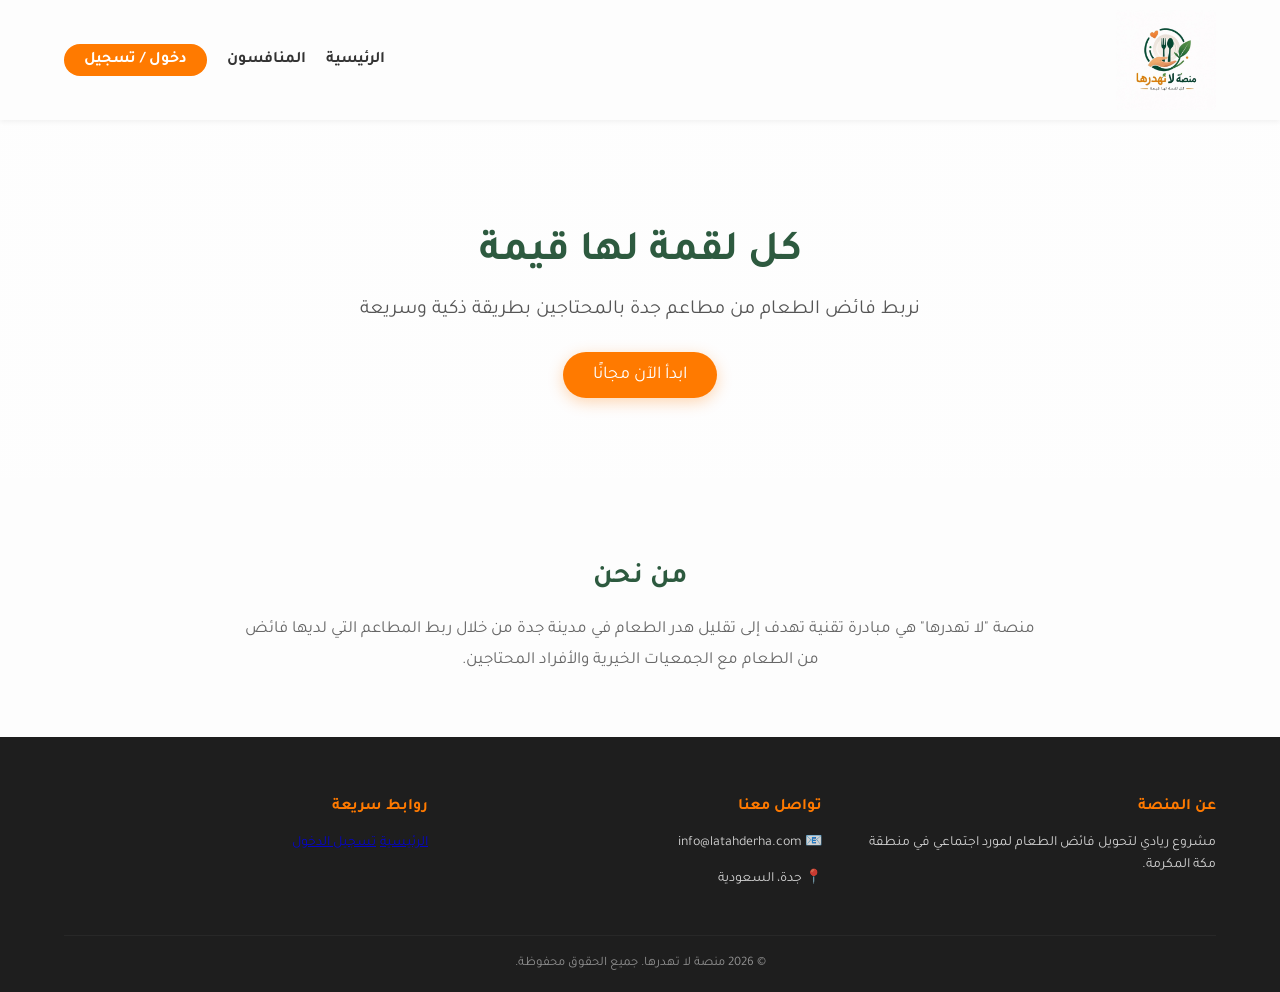
<file: index.html>
<!DOCTYPE html>
<html lang="ar" dir="rtl">
<head>
    <meta charset="UTF-8">
    <meta name="viewport" content="width=device-width, initial-scale=1.0">
    <title>منصة لا تهدرها | الرئيسية</title>

    <link href="https://fonts.googleapis.com/css2?family=Tajawal:wght@400;700&display=swap" rel="stylesheet">

    <style>
        :root {
            --green: #2d5a3f;
            --orange: #ff7a00;
            --logo-bg: #fdfdfd;
        }
        body {
            margin: 0;
            font-family: 'Tajawal', sans-serif;
            background: var(--logo-bg);
            color: #333;
            overflow-x: hidden; /* لمنع التمرير الأفقي في الجوال */
        }
        .container {
            width: 90%;
            max-width: 1200px;
            margin: auto;
        }

        /* Navbar */
        nav {
            background: var(--logo-bg);
            box-shadow: 0 2px 5px rgba(0,0,0,0.05);
            padding: 10px 0;
            position: sticky;
            top: 0;
            z-index: 1000;
        }
        .navbar {
            display: flex;
            justify-content: space-between;
            align-items: center;
        }
        .logo { width: 100px; transition: 0.3s; }
        
        nav ul {
            list-style: none;
            display: flex;
            gap: 20px;
            margin: 0;
            padding: 0;
            align-items: center;
        }
        nav a {
            text-decoration: none;
            color: #333;
            font-weight: bold;
            font-size: 16px;
            transition: 0.3s;
        }
        nav a:hover { color: var(--orange); }
        .btn-login {
            background: var(--orange);
            color: #fff !important;
            padding: 8px 20px;
            border-radius: 20px;
            white-space: nowrap; /* لمنع انقسام النص في الشاشات الصغيرة */
        }

        /* Hero Section */
        .hero {
            text-align: center;
            padding: 80px 15px;
            background: linear-gradient(rgba(253,253,253,0.85), rgba(253,253,253,0.85)),
                        url('https://images.unsplash.com/photo-1504674900247-0877df9cc836?q=80&w=1470&auto=format&fit=crop');
            background-size: cover;
            background-position: center;
        }
        .hero h1 { 
            font-size: clamp(28px, 5vw, 42px); /* حجم خط مرن يتغير مع حجم الشاشة */
            color: var(--green); 
            margin-bottom: 15px; 
        }
        .hero p { 
            font-size: clamp(16px, 3vw, 20px); 
            color: #555; 
            margin-bottom: 30px; 
            max-width: 700px;
            margin-inline: auto;
        }

        .btn-primary-orange {
            background: var(--orange);
            color: white;
            padding: 12px 30px;
            border-radius: 30px;
            font-size: 18px;
            text-decoration: none;
            display: inline-block;
            transition: 0.3s;
            box-shadow: 0 4px 15px rgba(255, 122, 0, 0.3);
        }

        /* About Section */
        .about {
            padding: 60px 0;
            text-align: center;
        }
        .about h2 {
            font-size: 28px;
            color: var(--green);
            margin-bottom: 20px;
        }
        .about p {
            max-width: 800px;
            margin: auto;
            color: #666;
            line-height: 1.8;
            font-size: 17px;
            padding: 0 15px;
        }

        /* Footer */
        footer {
            background: #1e1e1e;
            color: white;
            padding: 40px 0 20px;
        }
        .footer-content {
            display: grid;
            grid-template-columns: repeat(auto-fit, minmax(250px, 1fr));
            gap: 30px;
            margin-bottom: 30px;
            text-align: right;
        }
        .footer-box h4 { color: var(--orange); margin-bottom: 15px; }
        .footer-box p, .footer-box a { font-size: 14px; opacity: 0.8; line-height: 1.6; }
        
        /* --- تعديلات التجاوب (Media Queries) --- */

        @media (max-width: 768px) {
            .navbar {
                flex-direction: column; /* ترتيب العناصر عمودياً في الجوال */
                gap: 15px;
            }
            nav ul {
                gap: 15px;
                padding-bottom: 10px;
            }
            nav a {
                font-size: 14px;
            }
            .logo { width: 90px; }
            .hero { padding: 60px 0; }
        }

        @media (max-width: 480px) {
            nav ul {
                flex-wrap: wrap; /* السماح للقائمة بالنزول لسطر جديد إذا ضاقت الشاشة */
                justify-content: center;
            }
            .footer-content {
                text-align: center; /* توسيط نصوص الفوتر في الشاشات الصغيرة جداً */
            }
        }
    </style>
</head>

<body>

    <nav>
        <div class="container navbar">
            <img src="لاتهدرها .jpg.jpeg" class="logo" alt="شعار لا تهدرها">
            <ul>
                <li><a href="index.html">الرئيسية</a></li>
                <li><a href="competitors.html">المنافسون</a></li>
                <li><a href="login.html" class="btn-login">دخول / تسجيل</a></li>
            </ul>
        </div>
    </nav>

    <header class="hero">
        <div class="container">
            <h1>كل لقمة لها قيمة</h1>
            <p>نربط فائض الطعام من مطاعم جدة بالمحتاجين بطريقة ذكية وسريعة</p>
            <a href="login.html" class="btn-primary-orange">ابدأ الآن مجانًا</a>
        </div>
    </header>

    <section class="about">
        <div class="container">
            <h2>من نحن</h2>
            <p>
                منصة "لا تهدرها" هي مبادرة تقنية تهدف إلى تقليل هدر الطعام في مدينة جدة
                من خلال ربط المطاعم التي لديها فائض من الطعام مع الجمعيات الخيرية والأفراد المحتاجين.
            </p>
        </div>
    </section>

    <footer>
        <div class="container">
            <div class="footer-content">
                <div class="footer-box">
                    <h4>عن المنصة</h4>
                    <p>مشروع ريادي لتحويل فائض الطعام لمورد اجتماعي في منطقة مكة المكرمة.</p>
                </div>
                <div class="footer-box">
                    <h4>تواصل معنا</h4>
                    <p>📧 info@latahderha.com</p>
                    <p>📍 جدة، السعودية</p>
                </div>
                <div class="footer-box">
                    <h4>روابط سريعة</h4>
                    <a href="index.html">الرئيسية</a>
                    <a href="login.html">تسجيل الدخول</a>
                </div>
            </div>
            <div class="copyright" style="text-align: center; border-top: 1px solid #333; padding-top: 20px; font-size: 13px; opacity: 0.5;">
                &copy; 2026 منصة لا تهدرها. جميع الحقوق محفوظة.
            </div>
        </div>
    </footer>

</body>
</html>
</file>
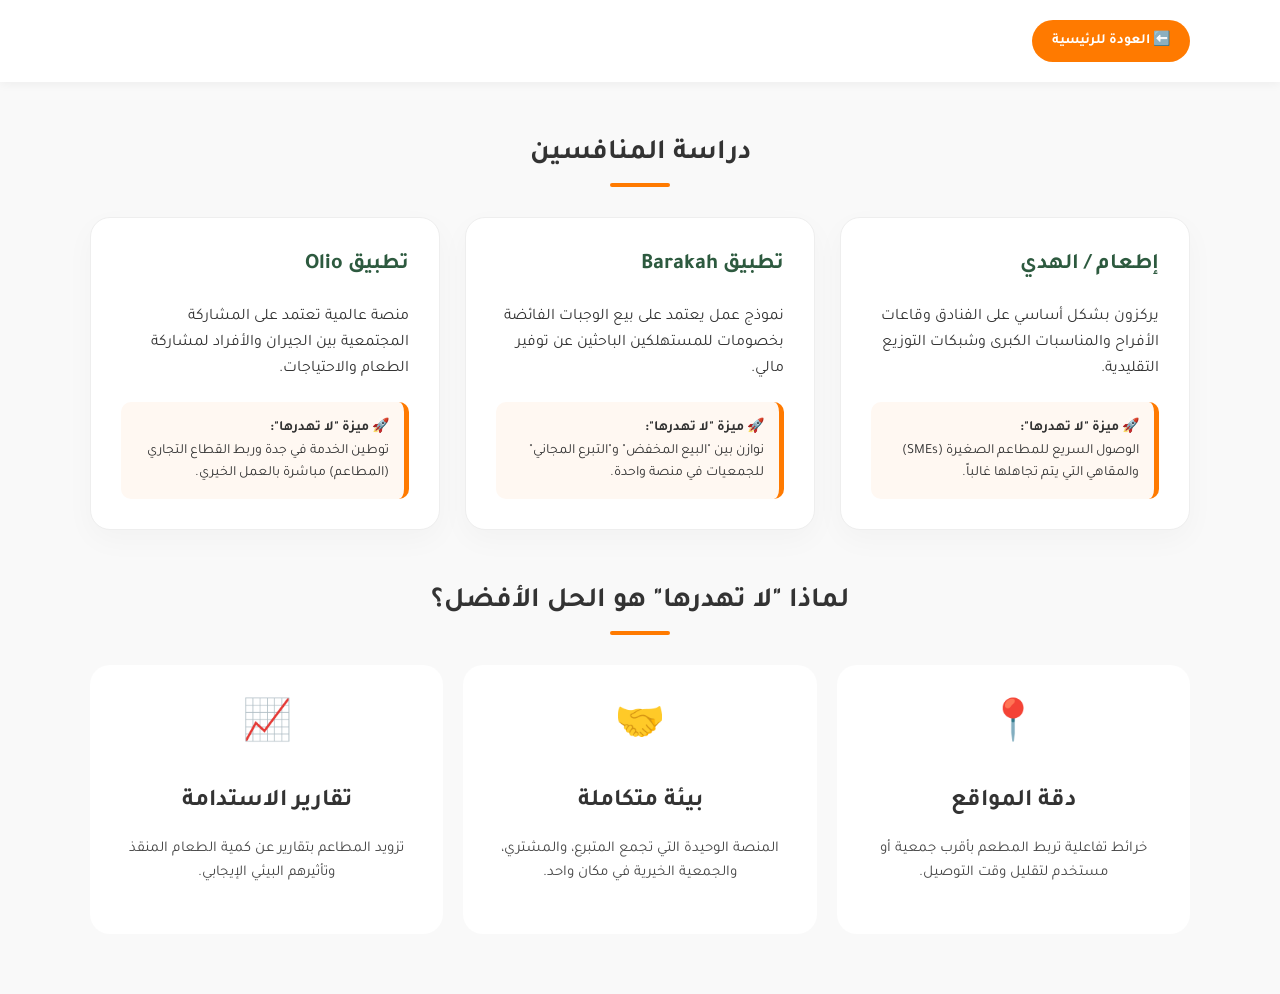
<file: competitors.html>
<!DOCTYPE html>
<html lang="ar" dir="rtl">
<head>
    <meta charset="UTF-8">
    <meta name="viewport" content="width=device-width, initial-scale=1.0">
    <title>المنافسون والميزات | لا تهدرها</title>

    <link href="https://fonts.googleapis.com/css2?family=Tajawal:wght@400;700&display=swap" rel="stylesheet">

    <style>
        :root {
            --orange: #ff7a00;
            --green: #2d5a3f;
            --light-bg: #f9f9f9;
        }

        body {
            margin: 0;
            font-family: 'Tajawal', sans-serif;
            background: var(--light-bg);
            color: #333;
            line-height: 1.6;
        }

        .container {
            width: 90%;
            max-width: 1100px;
            margin: auto;
        }

        .top-bar {
            padding: 20px;
            background: white;
            box-shadow: 0 2px 10px rgba(0,0,0,0.05);
            margin-bottom: 30px;
        }

        .btn-back {
            text-decoration: none;
            background: var(--orange);
            color: white;
            padding: 10px 20px;
            border-radius: 50px;
            font-weight: bold;
            font-size: 14px;
            transition: 0.3s;
            display: inline-block;
        }

        .btn-back:hover { transform: translateX(-5px); background: #e66e00; }

        .section-title {
            text-align: center;
            margin: 50px 0 30px;
            font-size: 28px;
            position: relative;
            padding-bottom: 10px;
        }

        .section-title::after {
            content: '';
            width: 60px;
            height: 4px;
            background: var(--orange);
            position: absolute;
            bottom: 0;
            left: 50%;
            transform: translateX(-50%);
            border-radius: 2px;
        }

        /* شبكة المنافسين */
        .competitors-grid {
            display: grid;
            grid-template-columns: repeat(auto-fit, minmax(300px, 1fr));
            gap: 25px;
        }

        .comp-card {
            background: white;
            padding: 30px;
            border-radius: 20px;
            box-shadow: 0 10px 30px rgba(0,0,0,0.03);
            transition: 0.3s;
            border: 1px solid #eee;
        }

        .comp-card:hover {
            transform: translateY(-10px);
            border-color: var(--orange);
        }

        .comp-card h3 {
            margin-top: 0;
            color: var(--green);
            font-size: 22px;
        }

        .our-edge {
            margin-top: 20px;
            padding: 15px;
            background: #fff8f2;
            border-right: 5px solid var(--orange);
            border-radius: 10px;
            font-size: 14px;
        }

        /* شبكة المميزات */
        .features-grid {
            display: grid;
            grid-template-columns: repeat(auto-fit, minmax(280px, 1fr));
            gap: 20px;
            margin-bottom: 60px;
        }

        .feature-box {
            background: white;
            padding: 30px;
            border-radius: 20px;
            text-align: center;
            transition: 0.3s;
            border-bottom: 4px solid transparent;
        }

        .feature-box:hover {
            background: var(--green);
            color: white;
            border-bottom-color: var(--orange);
        }

        .feature-box h3 { font-size: 24px; margin-bottom: 15px; }
        .feature-box p { font-size: 15px; opacity: 0.9; }

        /* --- الجوال --- */
        @media (max-width: 600px) {
            .section-title { font-size: 22px; }
            .container { width: 95%; }
            .comp-card { padding: 20px; }
        }
    </style>
</head>

<body>

    <div class="top-bar">
        <div class="container">
            <a href="index.html" class="btn-back">⬅️ العودة للرئيسية</a>
        </div>
    </div>

    <div class="container">

        <h2 class="section-title">دراسة المنافسين</h2>

        <div class="competitors-grid">

            <div class="comp-card">
                <h3>إطعام / الهدي</h3>
                <p>يركزون بشكل أساسي على الفنادق وقاعات الأفراح والمناسبات الكبرى وشبكات التوزيع التقليدية.</p>
                <div class="our-edge">
                    <strong>🚀 ميزة "لا تهدرها":</strong><br>
                    الوصول السريع للمطاعم الصغيرة (SMEs) والمقاهي التي يتم تجاهلها غالباً.
                </div>
            </div>

            <div class="comp-card">
                <h3>تطبيق Barakah</h3>
                <p>نموذج عمل يعتمد على بيع الوجبات الفائضة بخصومات للمستهلكين الباحثين عن توفير مالي.</p>
                <div class="our-edge">
                    <strong>🚀 ميزة "لا تهدرها":</strong><br>
                    نوازن بين "البيع المخفض" و"التبرع المجاني" للجمعيات في منصة واحدة.
                </div>
            </div>

            <div class="comp-card">
                <h3>تطبيق Olio</h3>
                <p>منصة عالمية تعتمد على المشاركة المجتمعية بين الجيران والأفراد لمشاركة الطعام والاحتياجات.</p>
                <div class="our-edge">
                    <strong>🚀 ميزة "لا تهدرها":</strong><br>
                    توطين الخدمة في جدة وربط القطاع التجاري (المطاعم) مباشرة بالعمل الخيري.
                </div>
            </div>

        </div>

        <h2 class="section-title">لماذا "لا تهدرها" هو الحل الأفضل؟</h2>

        <div class="features-grid">

            <div class="feature-box">
                <div style="font-size: 40px; margin-bottom: 10px;">📍</div>
                <h3>دقة المواقع</h3>
                <p>خرائط تفاعلية تربط المطعم بأقرب جمعية أو مستخدم لتقليل وقت التوصيل.</p>
            </div>

            <div class="feature-box">
                <div style="font-size: 40px; margin-bottom: 10px;">🤝</div>
                <h3>بيئة متكاملة</h3>
                <p>المنصة الوحيدة التي تجمع المتبرع، والمشتري، والجمعية الخيرية في مكان واحد.</p>
            </div>

            <div class="feature-box">
                <div style="font-size: 40px; margin-bottom: 10px;">📈</div>
                <h3>تقارير الاستدامة</h3>
                <p>تزويد المطاعم بتقارير عن كمية الطعام المنقذ وتأثيرهم البيئي الإيجابي.</p>
            </div>

        </div>

    </div>

</body>
</html>
</file>
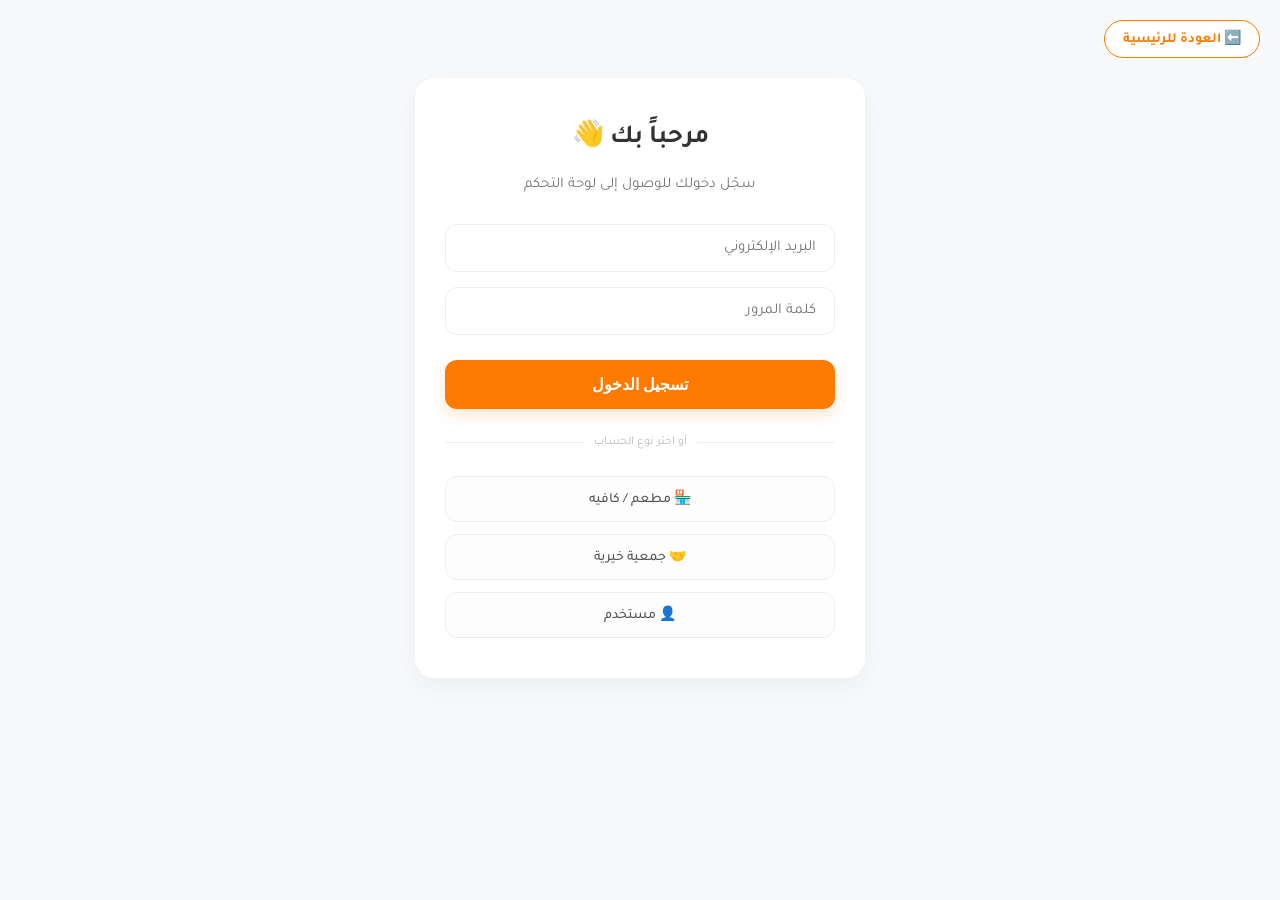
<file: login.html>
<!DOCTYPE html>
<html lang="ar" dir="rtl">
<head>
    <meta charset="UTF-8">
    <meta name="viewport" content="width=device-width, initial-scale=1.0">
    <title>تسجيل الدخول - لا تهدرها</title>

    <link href="https://fonts.googleapis.com/css2?family=Tajawal:wght@400;700&display=swap" rel="stylesheet">

    <style>
        :root {
            --orange: #ff7a00;
            --green: #2e7d32;
            --bg-light: #fdfdfd;
        }

        body {
            margin: 0;
            font-family: 'Tajawal', sans-serif;
            background: #f8f9fa;
            min-height: 100vh;
            display: flex;
            flex-direction: column;
            align-items: center;
        }

        .top-bar {
            width: 100%;
            padding: 20px;
            box-sizing: border-box;
        }

        .btn-back {
            text-decoration: none;
            background: #fff;
            color: var(--orange);
            padding: 8px 18px;
            border-radius: 50px;
            font-size: 14px;
            font-weight: bold;
            display: inline-block;
            transition: 0.3s;
            border: 1px solid var(--orange);
        }

        .btn-back:hover {
            background: var(--orange);
            color: white;
        }

        .login-container {
            width: 90%;
            max-width: 450px;
            background: white;
            padding: 40px 30px;
            border-radius: 20px;
            box-shadow: 0 10px 30px rgba(0,0,0,0.05);
            text-align: center;
            box-sizing: border-box;
            margin-bottom: 40px;
        }

        h2 { margin-top: 0; font-size: 26px; color: #333; }
        p { color: #777; margin-bottom: 30px; font-size: 15px; }

        .input-box { width: 100%; margin-bottom: 15px; }

        input {
            width: 100%;
            padding: 14px 18px;
            border-radius: 12px;
            border: 1.5px solid #eee;
            box-sizing: border-box;
            font-family: 'Tajawal', sans-serif;
            outline: none;
            transition: 0.3s;
            font-size: 15px;
        }

        input:focus {
            border-color: var(--orange);
            background: #fffcf9;
        }

        .login-btn {
            width: 100%;
            background: var(--orange);
            color: white;
            padding: 15px;
            border: none;
            border-radius: 12px;
            cursor: pointer;
            font-weight: bold;
            font-size: 16px;
            margin: 10px 0 25px;
            transition: 0.3s;
            box-shadow: 0 5px 15px rgba(255, 122, 0, 0.2);
        }

        .login-btn:hover { background: #e66e00; transform: translateY(-2px); }

        .user-selection {
            display: grid;
            grid-template-columns: 1fr; /* ترتيب عمودي افتراضي */
            gap: 12px;
        }

        .user-box {
            display: flex;
            align-items: center;
            justify-content: center;
            padding: 12px;
            background: #fdfdfd;
            border: 1px solid #eee;
            border-radius: 12px;
            text-decoration: none;
            color: #555;
            transition: 0.3s;
            font-weight: 500;
            font-size: 14px;
        }

        .user-box:hover {
            background: #fff3e6;
            border-color: var(--orange);
            color: var(--orange);
        }

        /* --- تعديلات التجاوب --- */
        @media (max-width: 480px) {
            .login-container {
                padding: 30px 20px;
                margin-top: 10px;
            }
            h2 { font-size: 22px; }
            .btn-back { padding: 6px 14px; font-size: 13px; }
        }
    </style>
</head>

<body>

<div class="top-bar">
    <a href="index.html" class="btn-back">⬅️ العودة للرئيسية</a>
</div>

<div class="login-container">
    <h2>مرحباً بك 👋</h2>
    <p>سجّل دخولك للوصول إلى لوحة التحكم</p>

    <div class="input-box">
        <input type="email" placeholder="البريد الإلكتروني" required>
    </div>

    <div class="input-box">
        <input type="password" placeholder="كلمة المرور" required>
    </div>

    <button class="login-btn">تسجيل الدخول</button>

    <div style="display: flex; align-items: center; margin-bottom: 25px;">
        <hr style="flex: 1; border: 0; border-top: 1px solid #eee;">
        <span style="padding: 0 10px; color: #bbb; font-size: 12px;">أو اختر نوع الحساب</span>
        <hr style="flex: 1; border: 0; border-top: 1px solid #eee;">
    </div>

    <div class="user-selection">
      <a href="restaurant-dash.html" class="user-box">🏪 مطعم / كافيه</a>
      <a href="charity-dash.html" class="user-box">🤝 جمعية خيرية</a>
      <a href="user-dash.html" class="user-box">👤 مستخدم</a>
    </div>
</div>

</body>
</html>
</file>
